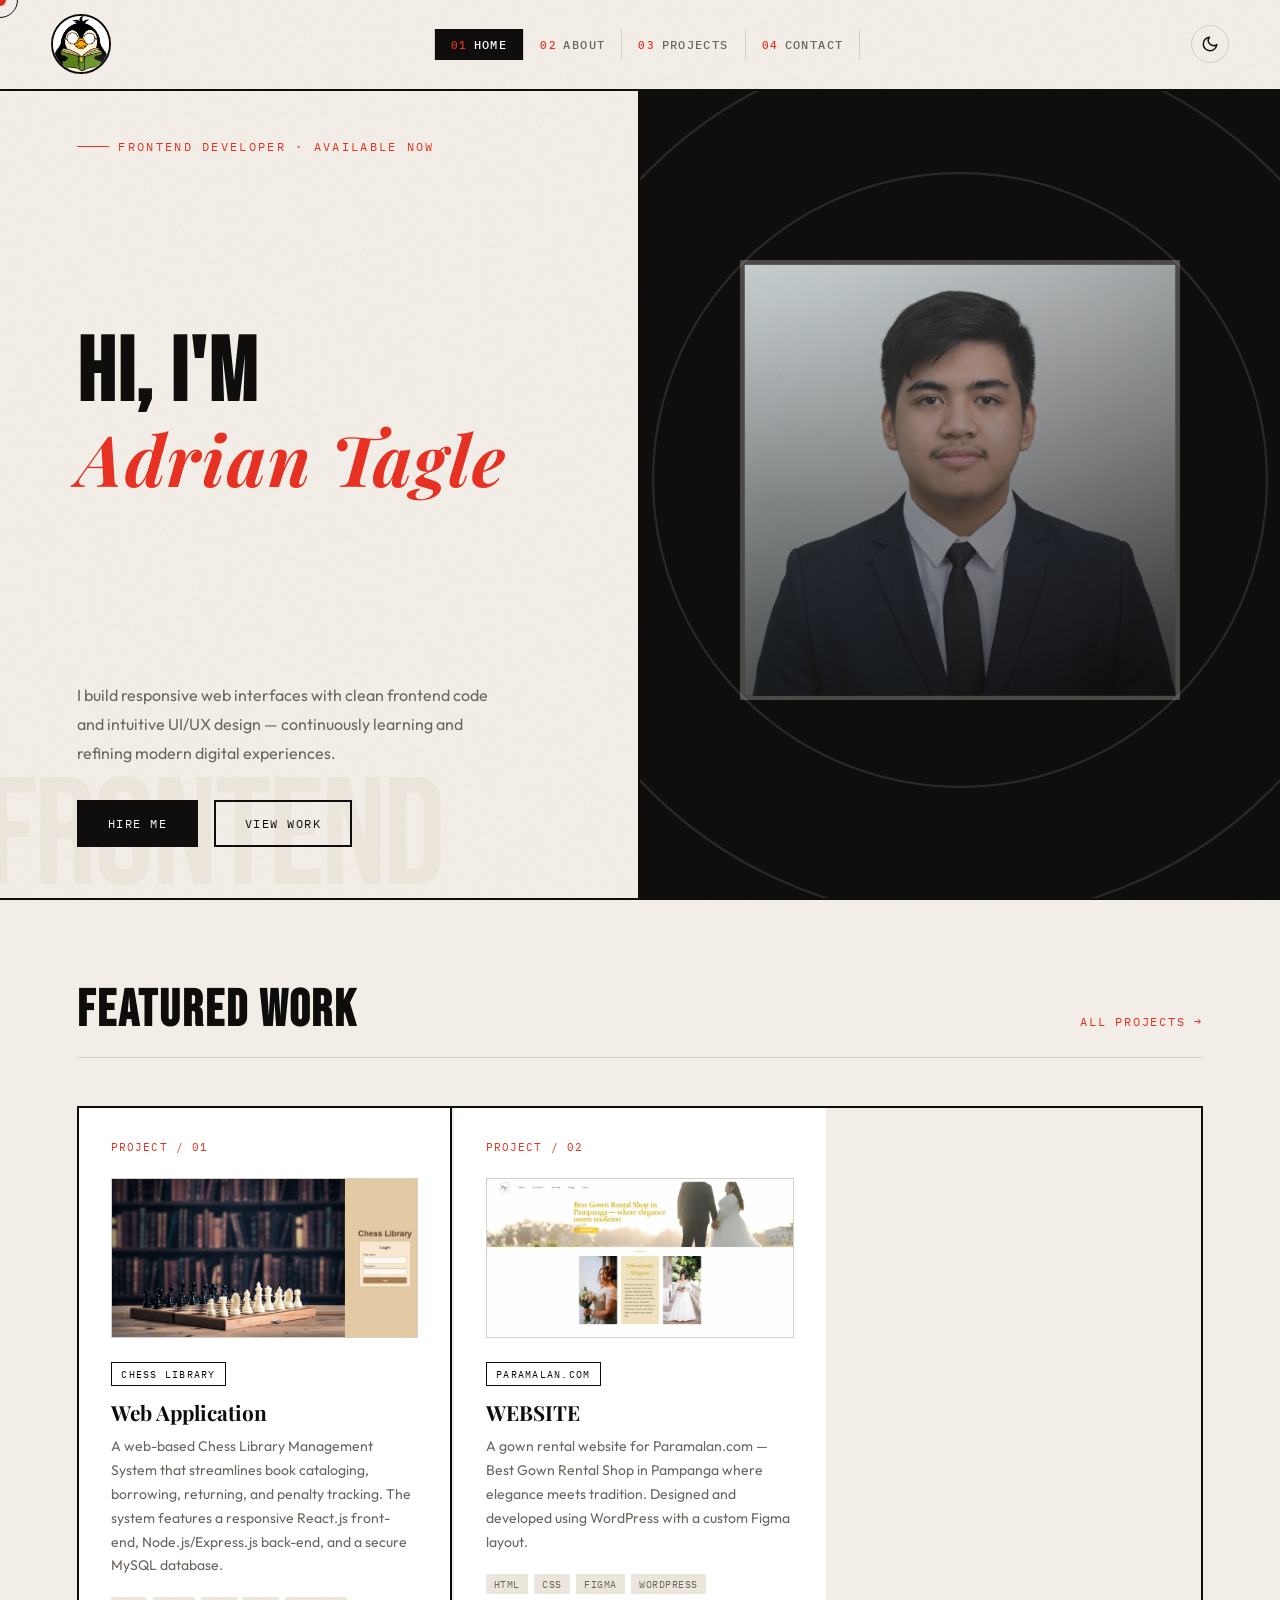
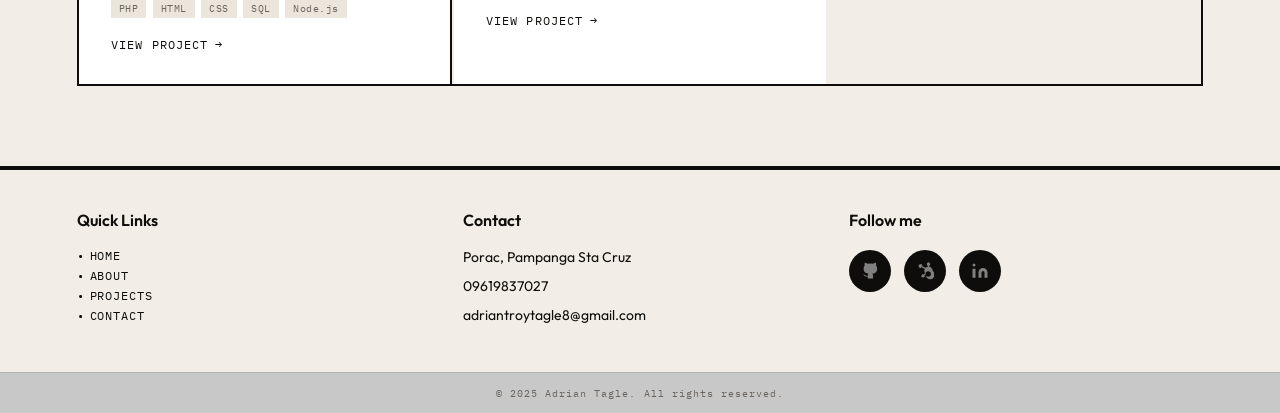
<file: index.html>
<!DOCTYPE html>
<html lang="en">
<head>
<meta charset="UTF-8"/>
<meta name="viewport" content="width=device-width, initial-scale=1.0"/>
<title>Adrian Tagle — Frontend Developer</title>
<link rel="icon" type="image/png" href="images/logo.png"/>
<link href="https://fonts.googleapis.com/css2?family=Playfair+Display:ital,wght@0,700;0,900;1,700&family=Bebas+Neue&family=IBM+Plex+Mono:wght@400;500&family=Outfit:wght@300;400;500;600&display=swap" rel="stylesheet"/>
<link rel="stylesheet" href="styles.css"/>
</head>
<body>

<div class="cursor" id="cursor"></div>
<div class="cursor-ring" id="cursorRing"></div>

<nav>
    <a href="index.html" class="nav-logo">
        <img src="images/logo.png" alt="Adrian Tagle Logo">
      </a>
  <button class="hamburger" onclick="toggleMenu()" aria-label="Menu">
    <span></span><span></span><span></span>
  </button>
  <ul class="nav-links" id="navLinks">
    <li><a href="index.html" class="active"><span class="nav-num">01</span>Home</a></li>
    <li><a href="about.html"><span class="nav-num">02</span>About</a></li>
    <li><a href="projects.html"><span class="nav-num">03</span>Projects</a></li>
    <li><a href="contact.html"><span class="nav-num">04</span>Contact</a></li>
  </ul>
  <button class="dark-toggle" onclick="toggleDark()" aria-label="Toggle Dark Mode">
    <svg id="icon-moon" width="18" height="18" viewBox="0 0 24 24" fill="none" stroke="currentColor" stroke-width="2" stroke-linecap="round" stroke-linejoin="round">
      <path d="M21 12.79A9 9 0 1 1 11.21 3 7 7 0 0 0 21 12.79z"/>
    </svg>
    <svg id="icon-sun" width="18" height="18" viewBox="0 0 24 24" fill="none" stroke="currentColor" stroke-width="2" stroke-linecap="round" stroke-linejoin="round" style="display:none;">
      <circle cx="12" cy="12" r="5"/><line x1="12" y1="1" x2="12" y2="3"/><line x1="12" y1="21" x2="12" y2="23"/>
      <line x1="4.22" y1="4.22" x2="5.64" y2="5.64"/><line x1="18.36" y1="18.36" x2="19.78" y2="19.78"/>
      <line x1="1" y1="12" x2="3" y2="12"/><line x1="21" y1="12" x2="23" y2="12"/>
      <line x1="4.22" y1="19.78" x2="5.64" y2="18.36"/><line x1="18.36" y1="5.64" x2="19.78" y2="4.22"/>
    </svg>
  </button>
</nav>

<main>
  <section class="hero">
    <div class="hero-left">
      <div class="hero-tag">Frontend Developer · Available Now</div>
      <div class="hero-name-block">
        <h1>Hi, I'm<br><em>Adrian Tagle</em></h1>
      </div>
      <div class="hero-bio-block">
        <p class="hero-bio">
            I build responsive web interfaces with clean frontend code and intuitive UI/UX design — continuously learning and refining modern digital experiences.
        </p>
        <div class="hero-cta">
          <a href="contact.html" class="btn btn-solid">Hire Me</a>
          <a href="projects.html" class="btn btn-ghost">View Work</a>
        </div>
      </div>
    </div>

    <div class="hero-right">
      <div class="hero-visual">
        <div class="geo-ring"></div>
        <div class="geo-ring"></div>
        <div class="geo-ring"></div>
        <div class="portrait-area">
            <div class="portrait-box">
                <img src="images/formal.png" alt="Adrian Tagle" class="portrait-img">
            </div>
          </div>
      </div>
    </div>
  </section>

  <section class="featured-strip">
    <div class="strip-header">
      <h2>FEATURED WORK</h2>
      <a href="projects.html">All Projects →</a>
    </div>
    <div class="projects-row">
        <div class="proj-card reveal">
          <span class="proj-num">PROJECT / 01</span>
          <div class="proj-thumb">
            <img src="images/chesslibrary.jpg" alt="Chess Library" style="width:100%;height:100%;object-fit:cover;object-position:center top;"/>
          </div>
          <span class="proj-tag">CHESS LIBRARY</span>
          <h3 class="proj-title">Web Application</h3>
          <p class="proj-desc">A web-based Chess Library Management System that streamlines book cataloging, borrowing, returning, and penalty tracking. The system features a responsive React.js front-end, Node.js/Express.js back-end, and a secure MySQL database.</p>
          <div class="proj-stack">
            <span>PHP</span><span>HTML</span><span>CSS</span><span>SQL</span><span>Node.js</span>
          </div>
          <a href="projects.html" class="proj-link">View Project</a>
        </div>
      
        <div class="proj-card reveal">
          <span class="proj-num">PROJECT / 02</span>
          <div class="proj-thumb">
            <img src="images/paramalan.webp" alt="Paramalan.com" style="width:100%;height:100%;object-fit:cover;object-position:center top;"/>
          </div>
          <span class="proj-tag">Paramalan.com</span>
          <h3 class="proj-title">WEBSITE</h3>
          <p class="proj-desc">A gown rental website for Paramalan.com — Best Gown Rental Shop in Pampanga where elegance meets tradition. Designed and developed using WordPress with a custom Figma layout.</p>
          <div class="proj-stack">
            <span>HTML</span><span>CSS</span><span>FIGMA</span><span>WORDPRESS</span>
          </div>
          <a href="projects.html" class="proj-link">View Project</a>
        </div>
      </div>
  </section>
</main>
<footer class="site-footer">
  <div class="footer-col">
    <h4>Quick Links</h4>
    <ul>
      <li><a href="index.html">Home</a></li>
      <li><a href="about.html">About</a></li>
      <li><a href="projects.html">Projects</a></li>
      <li><a href="contact.html">Contact</a></li>
    </ul>
  </div>
  <div class="footer-col footer-contact">
    <h4>Contact</h4>
    <p>Porac, Pampanga Sta Cruz</p>
    <p>09619837027</p>
    <p>adriantroytagle8@gmail.com</p>
  </div>
  <div class="footer-col">
    <h4>Follow me</h4>
    <div class="footer-social">
        <a href="https://github.com/shadsafegaf" aria-label="GitHub">
            <svg width="18" height="18" viewBox="0 0 24 24" fill="grey">
              <path d="M9 19c-5 1.5-5-2.5-7-3m14 6v-3.87a3.37 3.37 0 0 0-.94-2.61c3.14-.35 6.44-1.54 6.44-7A5.44 5.44 0 0 0 20 4.77 5.07 5.07 0 0 0 19.91 1S18.73.65 16 2.48a13.38 13.38 0 0 0-7 0C6.27.65 5.09 1 5.09 1A5.07 5.07 0 0 0 5 4.77a5.44 5.44 0 0 0-1.5 3.78c0 5.42 3.3 6.61 6.44 7A3.37 3.37 0 0 0 9 18.13V22"/>
            </svg>
          </a>
          <a href="https://app-na2.hubspot.com/academy-profile/member/82779168" aria-label="HubSpot">
            <svg width="18" height="18" viewBox="0 0 24 24" fill="grey">
              <path d="M22.21 12.04a5.93 5.93 0 0 0-4.5-5.75V4.56a2.1 2.1 0 1 0-2.1 0v1.73a5.94 5.94 0 0 0-2.93 1.52L8.4 5.65a2.42 2.42 0 1 0-.87 1.51l4.16 2.1a5.9 5.9 0 0 0-.56 2.48 5.94 5.94 0 0 0 .88 3.13l-1.73 1.73a2.1 2.1 0 1 0 1.06 1.06l1.8-1.8a5.93 5.93 0 1 0 9.07-3.82zm-5.94 7.5a3.57 3.57 0 1 1 0-7.14 3.57 3.57 0 0 1 0 7.14z"/>
            </svg>
          </a>
          <a href="https://www.linkedin.com/in/adrian-tagle-5093a529a/" aria-label="LinkedIn">
              <svg width="18" height="18" viewBox="0 0 24 24" fill="grey"><path d="M16 8a6 6 0 0 1 6 6v7h-4v-7a2 2 0 0 0-2-2 2 2 0 0 0-2 2v7h-4v-7a6 6 0 0 1 6-6z"/><rect x="2" y="9" width="4" height="12"/><circle cx="4" cy="4" r="2"/></svg>
            </a>
    </div>
  </div>
</footer>
<div class="footer-bottom">© 2025 Adrian Tagle. All rights reserved.</div>

<script src="main.js"></script>
</body>
</html>
</file>
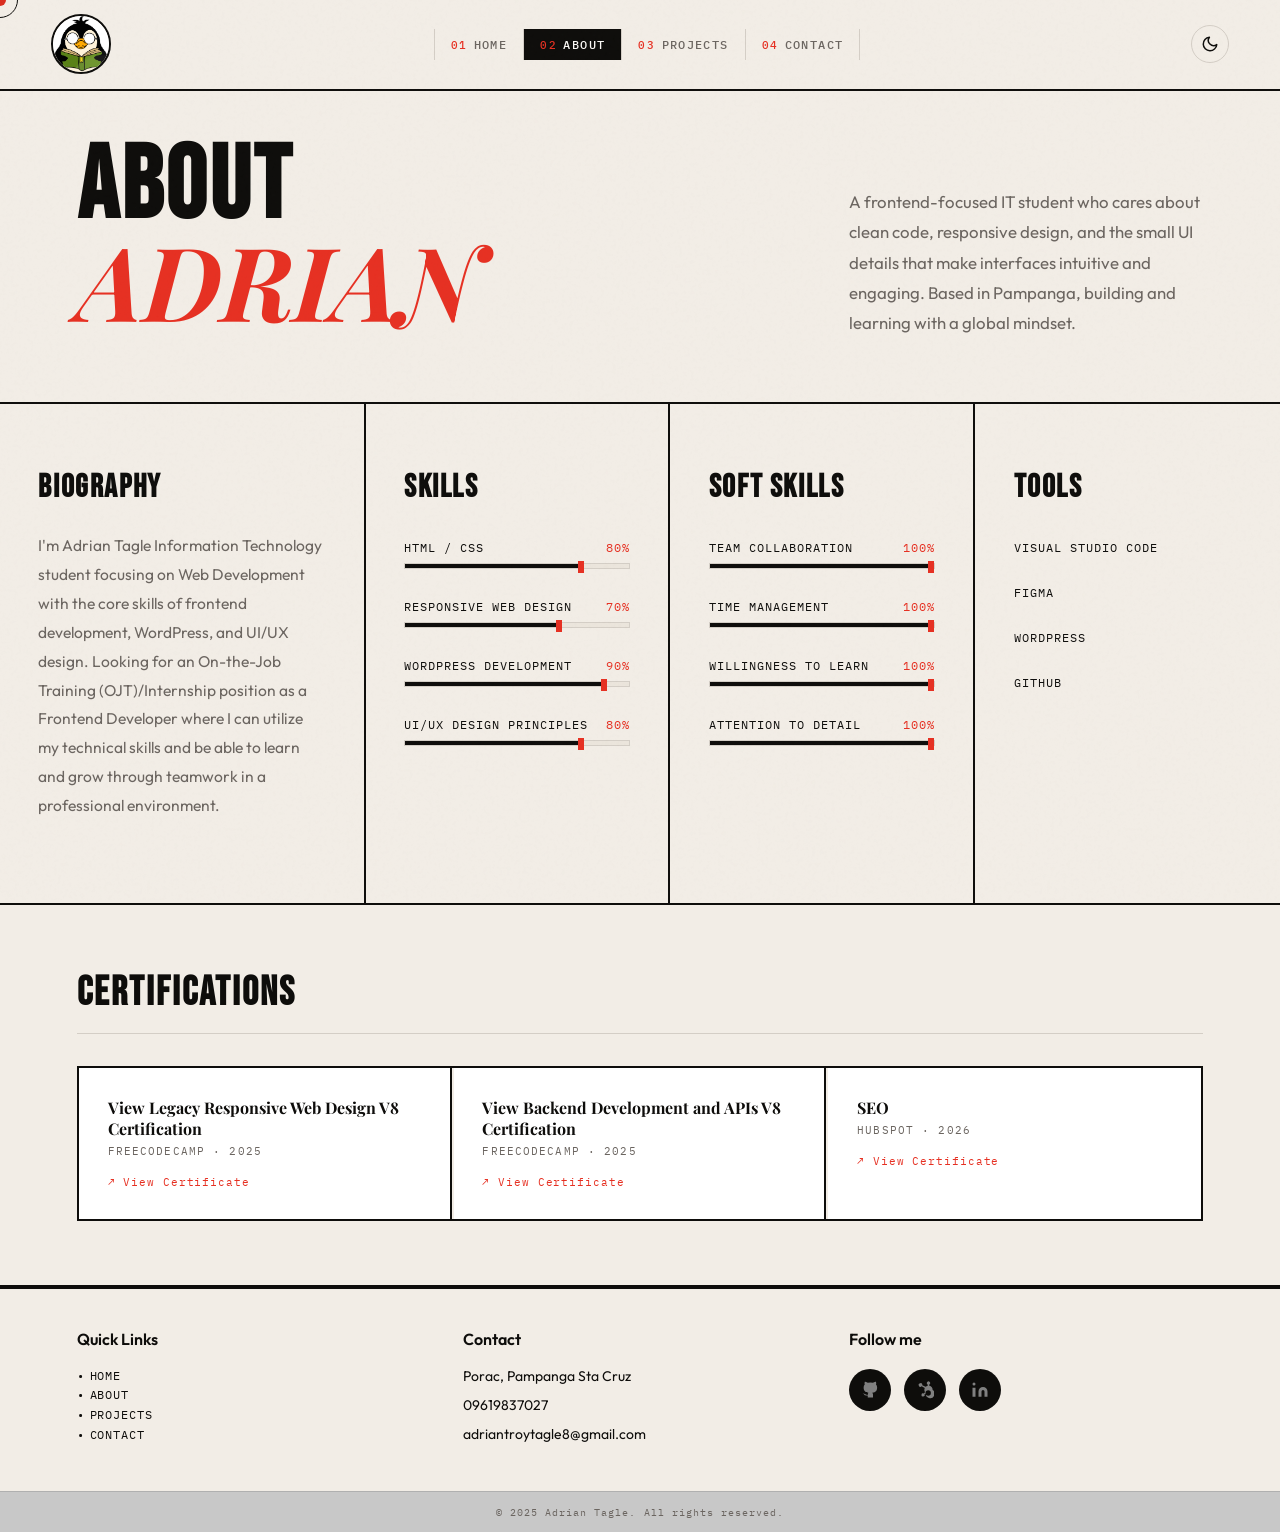
<file: about.html>
<!DOCTYPE html>
<html lang="en">
<head>
<meta charset="UTF-8"/>
<meta name="viewport" content="width=device-width, initial-scale=1.0"/>
<title>Adrian Tagle — Frontend Developer</title>
<link rel="icon" type="image/png" href="images/logo.png"/>
<link href="https://fonts.googleapis.com/css2?family=Playfair+Display:ital,wght@0,700;0,900;1,700&family=Bebas+Neue&family=IBM+Plex+Mono:wght@400;500&family=Outfit:wght@300;400;500;600&display=swap" rel="stylesheet"/>
<link rel="stylesheet" href="styles.css"/>
</head>
<body>

<div class="cursor" id="cursor"></div>
<div class="cursor-ring" id="cursorRing"></div>

<nav>
    <a href="index.html" class="nav-logo">
        <img src="images/logo.png" alt="Adrian Tagle Logo">
      </a>
  <button class="hamburger" onclick="toggleMenu()" aria-label="Menu">
    <span></span><span></span><span></span>
  </button>
  <ul class="nav-links" id="navLinks">
    <li><a href="index.html"><span class="nav-num">01</span>Home</a></li>
    <li><a href="about.html" class="active"><span class="nav-num">02</span>About</a></li>
    <li><a href="projects.html"><span class="nav-num">03</span>Projects</a></li>
    <li><a href="contact.html"><span class="nav-num">04</span>Contact</a></li>
  </ul>
  <button class="dark-toggle" onclick="toggleDark()" aria-label="Toggle Dark Mode">
    <svg id="icon-moon" width="18" height="18" viewBox="0 0 24 24" fill="none" stroke="currentColor" stroke-width="2" stroke-linecap="round" stroke-linejoin="round">
      <path d="M21 12.79A9 9 0 1 1 11.21 3 7 7 0 0 0 21 12.79z"/>
    </svg>
    <svg id="icon-sun" width="18" height="18" viewBox="0 0 24 24" fill="none" stroke="currentColor" stroke-width="2" stroke-linecap="round" stroke-linejoin="round" style="display:none;">
      <circle cx="12" cy="12" r="5"/><line x1="12" y1="1" x2="12" y2="3"/><line x1="12" y1="21" x2="12" y2="23"/>
      <line x1="4.22" y1="4.22" x2="5.64" y2="5.64"/><line x1="18.36" y1="18.36" x2="19.78" y2="19.78"/>
      <line x1="1" y1="12" x2="3" y2="12"/><line x1="21" y1="12" x2="23" y2="12"/>
      <line x1="4.22" y1="19.78" x2="5.64" y2="18.36"/><line x1="18.36" y1="5.64" x2="19.78" y2="4.22"/>
    </svg>
  </button>
</nav>

<main>
  <div class="about-hero">
    <div>
      <h1 class="about-heading">
        ABOUT<br>
        <span class="line2">ADRIAN</span>
      </h1>
    </div>
    <div>
      <p class="about-intro">
        A frontend-focused IT student who cares about clean code, responsive design, and the small UI details that make interfaces intuitive and engaging. Based in Pampanga, building and learning with a global mindset.
      </p>
    </div>
  </div>

  <div class="about-body">
    <div class="about-bio-col">
      <h3>BIOGRAPHY</h3>
      <p>I'm Adrian Tagle Information Technology student focusing on Web
        Development with the core skills of frontend development,
        WordPress, and UI/UX design. Looking for an On-the-Job
        Training (OJT)/Internship position as a Frontend Developer
        where I can utilize my technical skills and be able to learn
        and grow through teamwork in a professional environment.</p>
    </div>

    <div class="skills-col">
      <h3>SKILLS</h3>

      <div class="skill-item reveal">
        <div class="skill-header"><span>HTML / CSS</span><span class="skill-pct">80%</span></div>
        <div class="skill-bar"><div class="skill-fill" style="width:80%"></div></div>
      </div>
      <div class="skill-item reveal">
        <div class="skill-header"><span>Responsive Web Design</span><span class="skill-pct">70%</span></div>
        <div class="skill-bar"><div class="skill-fill" style="width:70%"></div></div>
      </div>
      <div class="skill-item reveal">
        <div class="skill-header"><span>WordPress Development</span><span class="skill-pct">90%</span></div>
        <div class="skill-bar"><div class="skill-fill" style="width:90%"></div></div>
      </div>
      <div class="skill-item reveal">
        <div class="skill-header"><span>UI/UX Design Principles</span><span class="skill-pct">80%</span></div>
        <div class="skill-bar"><div class="skill-fill" style="width:80%"></div></div>
      </div>
    </div>

    
    <div class="skills-col">
        <h3>SOFT SKILLS</h3>
  
        <div class="skill-item reveal">
          <div class="skill-header"><span>Team Collaboration</span><span class="skill-pct">100%</span></div>
          <div class="skill-bar"><div class="skill-fill" style="width:100%"></div></div>
        </div>
        <div class="skill-item reveal">
          <div class="skill-header"><span>Time Management</span><span class="skill-pct">100%</span></div>
          <div class="skill-bar"><div class="skill-fill" style="width:100%"></div></div>
        </div>
        <div class="skill-item reveal">
          <div class="skill-header"><span>Willingness to Learn</span><span class="skill-pct">100%</span></div>
          <div class="skill-bar"><div class="skill-fill" style="width:100%"></div></div>
        </div>
        <div class="skill-item reveal">
          <div class="skill-header"><span>Attention to Detail</span><span class="skill-pct">100%</span></div>
          <div class="skill-bar"><div class="skill-fill" style="width:100%"></div></div>
        </div>
      </div>

    <div class="skills-col">
        <h3>Tools</h3>
  
        <div class="skill-item reveal">
          <div class="skill-header"><span>Visual Studio Code</span></div>
        </div>
        <div class="skill-item reveal">
            <div class="skill-header"><span>Figma</span></div>
          </div>
        <div class="skill-item reveal">
          <div class="skill-header"><span>Wordpress</span></div>
        </div>
        <div class="skill-item reveal">
            <div class="skill-header"><span>GitHub</span></div>
          </div>
      </div>
  </div>

  <div class="certs-section">
    <h3>CERTIFICATIONS</h3>
    <div class="certs-grid">
      <div class="cert-card reveal">
        <p class="cert-name">View Legacy Responsive Web Design V8 Certification</p>
        <p class="cert-org">Freecodecamp · 2025</p>
        <a href="https://www.freecodecamp.org/certification/adrian_troy_f_tagle/responsive-web-design" class="cert-link">↗ View Certificate</a>
      </div>
      <div class="cert-card reveal">
        <p class="cert-name">View Backend Development and APIs V8 Certification</p>
        <p class="cert-org">Freecodecamp · 2025</p>
        <a href="https://www.freecodecamp.org/certification/adrian_troy_f_tagle/back-end-development-and-apis" class="cert-link">↗ View Certificate</a>
      </div>
      <div class="cert-card reveal">
        <p class="cert-name">SEO</p>
        <p class="cert-org">Hubspot · 2026</p>
        <a href="https://app-na2.hubspot.com/academy/achievements/nz9q29jk/en/1/adrian-tagle/seo" class="cert-link">↗ View Certificate</a>
      </div>
    </div>
  </div>
</main>
<footer class="site-footer">
    <div class="footer-col">
      <h4>Quick Links</h4>
      <ul>
        <li><a href="index.html">Home</a></li>
        <li><a href="about.html">About</a></li>
        <li><a href="projects.html">Projects</a></li>
        <li><a href="contact.html">Contact</a></li>
    </ul>
    </div>
    <div class="footer-col footer-contact">
        <h4>Contact</h4>
        <p>Porac, Pampanga Sta Cruz</p>
        <p>09619837027</p>
        <p>adriantroytagle8@gmail.com</p>
      </div>
    <div class="footer-col">
      <h4>Follow me</h4>
      <div class="footer-social">
        <a href="https://github.com/shadsafegaf" aria-label="GitHub">
            <svg width="18" height="18" viewBox="0 0 24 24" fill="grey">
              <path d="M9 19c-5 1.5-5-2.5-7-3m14 6v-3.87a3.37 3.37 0 0 0-.94-2.61c3.14-.35 6.44-1.54 6.44-7A5.44 5.44 0 0 0 20 4.77 5.07 5.07 0 0 0 19.91 1S18.73.65 16 2.48a13.38 13.38 0 0 0-7 0C6.27.65 5.09 1 5.09 1A5.07 5.07 0 0 0 5 4.77a5.44 5.44 0 0 0-1.5 3.78c0 5.42 3.3 6.61 6.44 7A3.37 3.37 0 0 0 9 18.13V22"/>
            </svg>
          </a>
          <a href="https://app-na2.hubspot.com/academy-profile/member/82779168" aria-label="HubSpot">
            <svg width="18" height="18" viewBox="0 0 24 24" fill="grey">
              <path d="M22.21 12.04a5.93 5.93 0 0 0-4.5-5.75V4.56a2.1 2.1 0 1 0-2.1 0v1.73a5.94 5.94 0 0 0-2.93 1.52L8.4 5.65a2.42 2.42 0 1 0-.87 1.51l4.16 2.1a5.9 5.9 0 0 0-.56 2.48 5.94 5.94 0 0 0 .88 3.13l-1.73 1.73a2.1 2.1 0 1 0 1.06 1.06l1.8-1.8a5.93 5.93 0 1 0 9.07-3.82zm-5.94 7.5a3.57 3.57 0 1 1 0-7.14 3.57 3.57 0 0 1 0 7.14z"/>
            </svg>
          </a>
          <a href="https://www.linkedin.com/in/adrian-tagle-5093a529a/" aria-label="LinkedIn">
              <svg width="18" height="18" viewBox="0 0 24 24" fill="grey"><path d="M16 8a6 6 0 0 1 6 6v7h-4v-7a2 2 0 0 0-2-2 2 2 0 0 0-2 2v7h-4v-7a6 6 0 0 1 6-6z"/><rect x="2" y="9" width="4" height="12"/><circle cx="4" cy="4" r="2"/></svg>
            </a>
      </div>
    </div>
  </footer>
  <div class="footer-bottom">© 2025 Adrian Tagle. All rights reserved.</div>
<script src="main.js"></script>
</body>
</html>
</file>
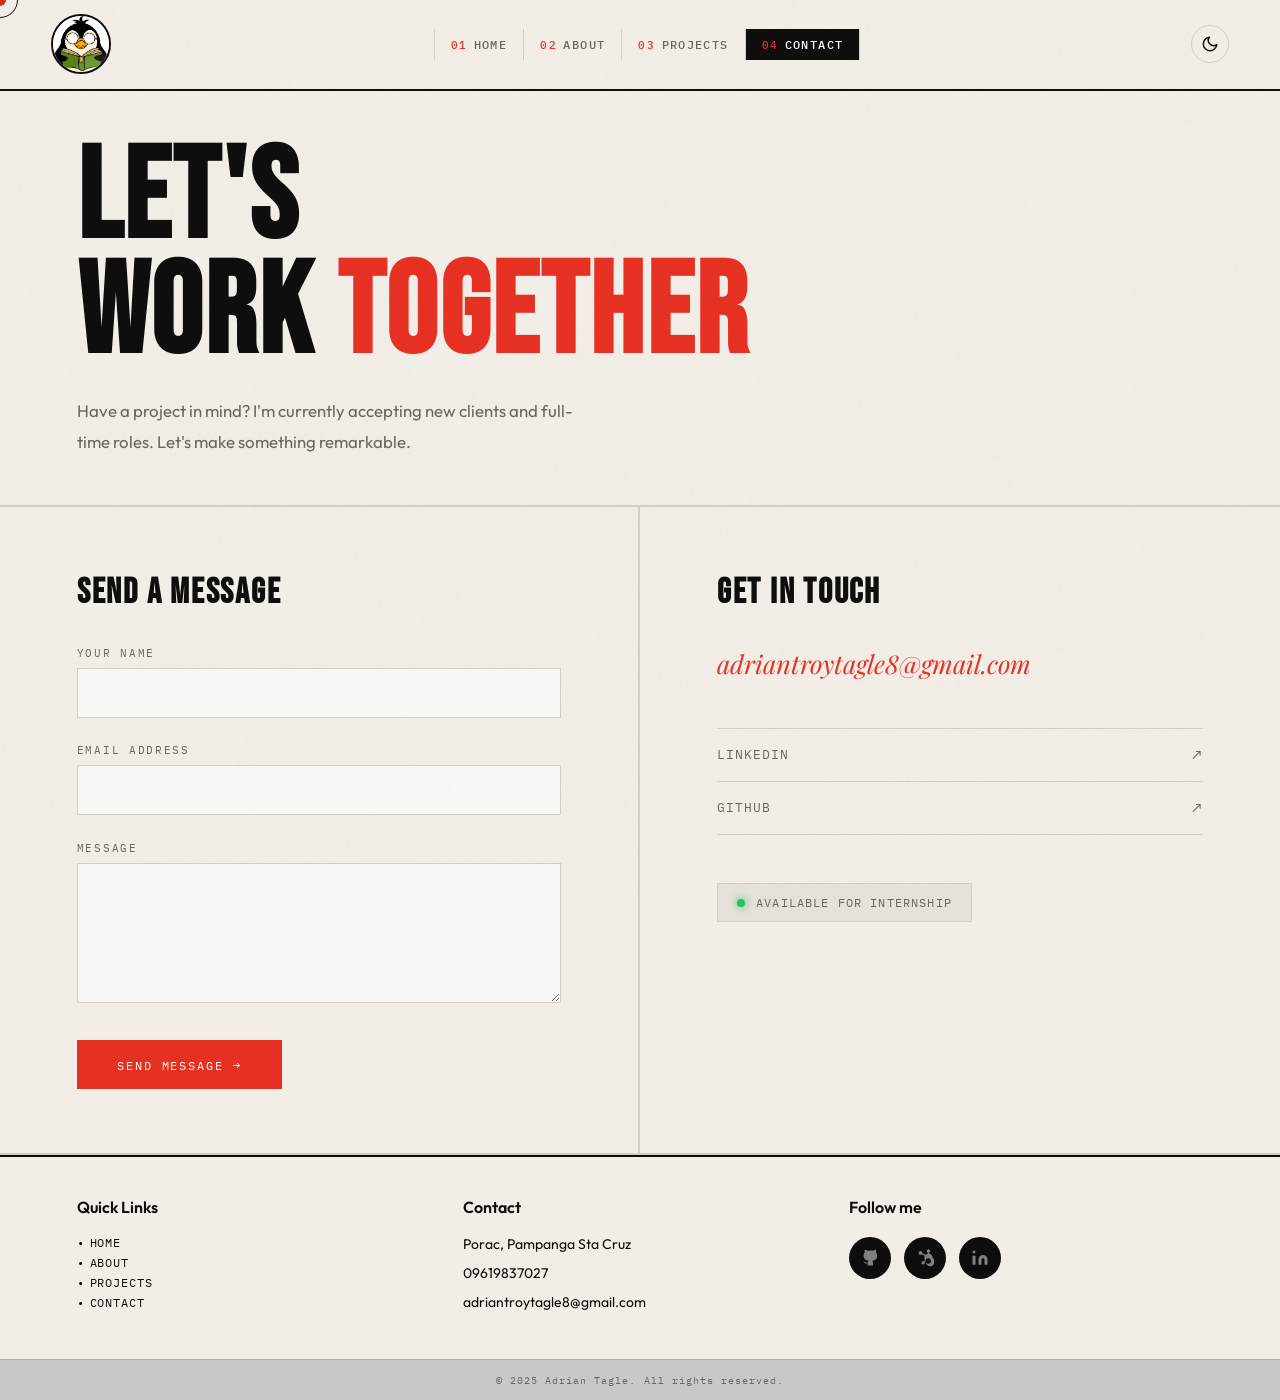
<file: contact.html>
<!DOCTYPE html>
<html lang="en">
<head>
<meta charset="UTF-8"/>
<meta name="viewport" content="width=device-width, initial-scale=1.0"/>
<title>Adrian Tagle — Frontend Developer</title>
<link rel="icon" type="image/png" href="images/logo.png"/>
<link href="https://fonts.googleapis.com/css2?family=Playfair+Display:ital,wght@0,700;0,900;1,700&family=Bebas+Neue&family=IBM+Plex+Mono:wght@400;500&family=Outfit:wght@300;400;500;600&display=swap" rel="stylesheet"/>
<link rel="stylesheet" href="styles.css"/>
</head>
<body class="contact-page">

<div class="cursor" id="cursor"></div>
<div class="cursor-ring" id="cursorRing"></div>

<nav>
    <a href="index.html" class="nav-logo">
        <img src="images/logo.png" alt="Adrian Tagle Logo">
      </a>
  <button class="hamburger" onclick="toggleMenu()" aria-label="Menu">
    <span></span><span></span><span></span>
  </button>
  <ul class="nav-links" id="navLinks">
    <li><a href="index.html"><span class="nav-num">01</span>Home</a></li>
    <li><a href="about.html"><span class="nav-num">02</span>About</a></li>
    <li><a href="projects.html"><span class="nav-num">03</span>Projects</a></li>
    <li><a href="contact.html" class="active"><span class="nav-num">04</span>Contact</a></li>
  </ul>
  <button class="dark-toggle" onclick="toggleDark()" aria-label="Toggle Dark Mode">
    <svg id="icon-moon" width="18" height="18" viewBox="0 0 24 24" fill="none" stroke="currentColor" stroke-width="2" stroke-linecap="round" stroke-linejoin="round">
      <path d="M21 12.79A9 9 0 1 1 11.21 3 7 7 0 0 0 21 12.79z"/>
    </svg>
    <svg id="icon-sun" width="18" height="18" viewBox="0 0 24 24" fill="none" stroke="currentColor" stroke-width="2" stroke-linecap="round" stroke-linejoin="round" style="display:none;">
      <circle cx="12" cy="12" r="5"/><line x1="12" y1="1" x2="12" y2="3"/><line x1="12" y1="21" x2="12" y2="23"/>
      <line x1="4.22" y1="4.22" x2="5.64" y2="5.64"/><line x1="18.36" y1="18.36" x2="19.78" y2="19.78"/>
      <line x1="1" y1="12" x2="3" y2="12"/><line x1="21" y1="12" x2="23" y2="12"/>
      <line x1="4.22" y1="19.78" x2="5.64" y2="18.36"/><line x1="18.36" y1="5.64" x2="19.78" y2="4.22"/>
    </svg>
  </button>
</nav>

<main>
  <div class="contact-hero">
    <h1>LET'S<br>WORK <span class="red">TOGETHER</span></h1>
    <p>Have a project in mind? I'm currently accepting new clients and full-time roles. Let's make something remarkable.</p>
  </div>

  <div class="contact-body">
    <div class="contact-form-col">
      <h3>SEND A MESSAGE</h3>
      <form id="contactForm" action="https://formspree.io/f/xvzbwlov" method="POST">

        <input type="text" name="_gotcha" style="display:none">
      
        <div class="form-group">
          <label>Your Name</label>
          <input type="text" name="name" required>
        </div>
      
        <div class="form-group">
          <label>Email Address</label>
          <input type="email" name="email" required>
        </div>
      
        <div class="form-group">
          <label>Message</label>
          <textarea name="message" required></textarea>
        </div>
      
        <button type="submit" class="btn-submit">
          Send Message →
        </button>
      
        <p id="formStatus" class="form-status"></p>
      
      </form>
    </div>

    <div class="contact-info-col">
      <h3>GET IN TOUCH</h3>
      <a href="mailto:adriantroytagle8@gmail.com" class="contact-email">adriantroytagle8@gmail.com</a>

      <ul class="social-list">
        <li>
          <a href="https://www.linkedin.com/in/adrian-tagle-5093a529a/">
            <span>LinkedIn</span>
            <span class="social-arrow">↗</span>
          </a>
        </li>
        <li>
          <a href="https://github.com/shadsafegaf">
            <span>GitHub</span>
            <span class="social-arrow">↗</span>
          </a>
      </ul>

      <div class="avail-badge">
        <span class="avail-dot"></span>
        <span class="avail-text">Available for Internship</span>
      </div>
    </div>
  </div>
</main>
<footer class="site-footer">
    <div class="footer-col">
      <h4>Quick Links</h4>
      <ul>
        <li><a href="index.html">Home</a></li>
        <li><a href="about.html">About</a></li>
        <li><a href="projects.html">Projects</a></li>
        <li><a href="contact.html">Contact</a></li>
    </ul>
    </div>
    <div class="footer-col footer-contact">
      <h4>Contact</h4>
      <p>Porac, Pampanga Sta Cruz</p>
      <p>09619837027</p>
      <p>adriantroytagle8@gmail.com</p>
    </div>
    <div class="footer-col">
      <h4>Follow me</h4>
      <div class="footer-social">
        <a href="https://github.com/shadsafegaf" aria-label="GitHub">
            <svg width="18" height="18" viewBox="0 0 24 24" fill="grey">
              <path d="M9 19c-5 1.5-5-2.5-7-3m14 6v-3.87a3.37 3.37 0 0 0-.94-2.61c3.14-.35 6.44-1.54 6.44-7A5.44 5.44 0 0 0 20 4.77 5.07 5.07 0 0 0 19.91 1S18.73.65 16 2.48a13.38 13.38 0 0 0-7 0C6.27.65 5.09 1 5.09 1A5.07 5.07 0 0 0 5 4.77a5.44 5.44 0 0 0-1.5 3.78c0 5.42 3.3 6.61 6.44 7A3.37 3.37 0 0 0 9 18.13V22"/>
            </svg>
          </a>
          <a href="https://app-na2.hubspot.com/academy-profile/member/82779168" aria-label="HubSpot">
            <svg width="18" height="18" viewBox="0 0 24 24" fill="grey">
              <path d="M22.21 12.04a5.93 5.93 0 0 0-4.5-5.75V4.56a2.1 2.1 0 1 0-2.1 0v1.73a5.94 5.94 0 0 0-2.93 1.52L8.4 5.65a2.42 2.42 0 1 0-.87 1.51l4.16 2.1a5.9 5.9 0 0 0-.56 2.48 5.94 5.94 0 0 0 .88 3.13l-1.73 1.73a2.1 2.1 0 1 0 1.06 1.06l1.8-1.8a5.93 5.93 0 1 0 9.07-3.82zm-5.94 7.5a3.57 3.57 0 1 1 0-7.14 3.57 3.57 0 0 1 0 7.14z"/>
            </svg>
          </a>
          <a href="https://www.linkedin.com/in/adrian-tagle-5093a529a/" aria-label="LinkedIn">
              <svg width="18" height="18" viewBox="0 0 24 24" fill="grey"><path d="M16 8a6 6 0 0 1 6 6v7h-4v-7a2 2 0 0 0-2-2 2 2 0 0 0-2 2v7h-4v-7a6 6 0 0 1 6-6z"/><rect x="2" y="9" width="4" height="12"/><circle cx="4" cy="4" r="2"/></svg>
            </a>
      </div>
    </div>
  </footer>
  <div class="footer-bottom">© 2025 Adrian Tagle. All rights reserved.</div>
<script src="main.js"></script>
</body>
</html>
</file>
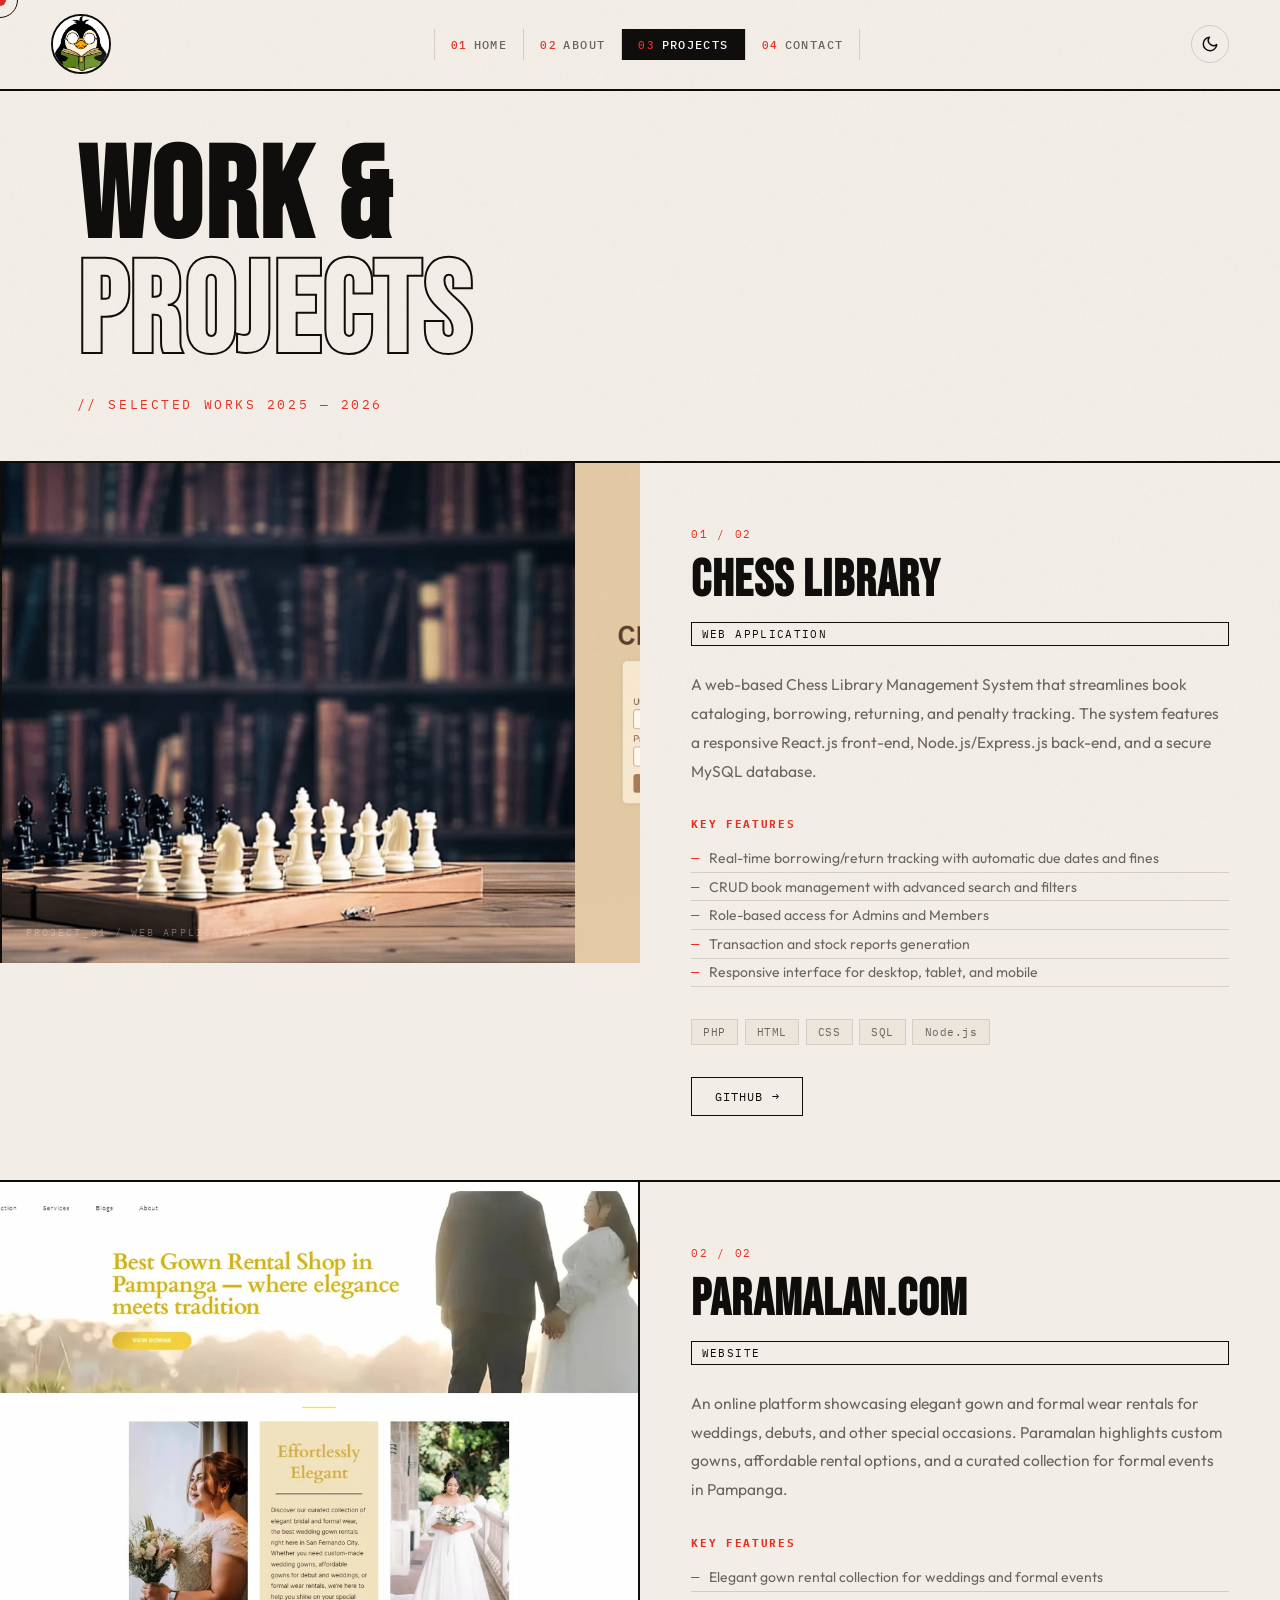
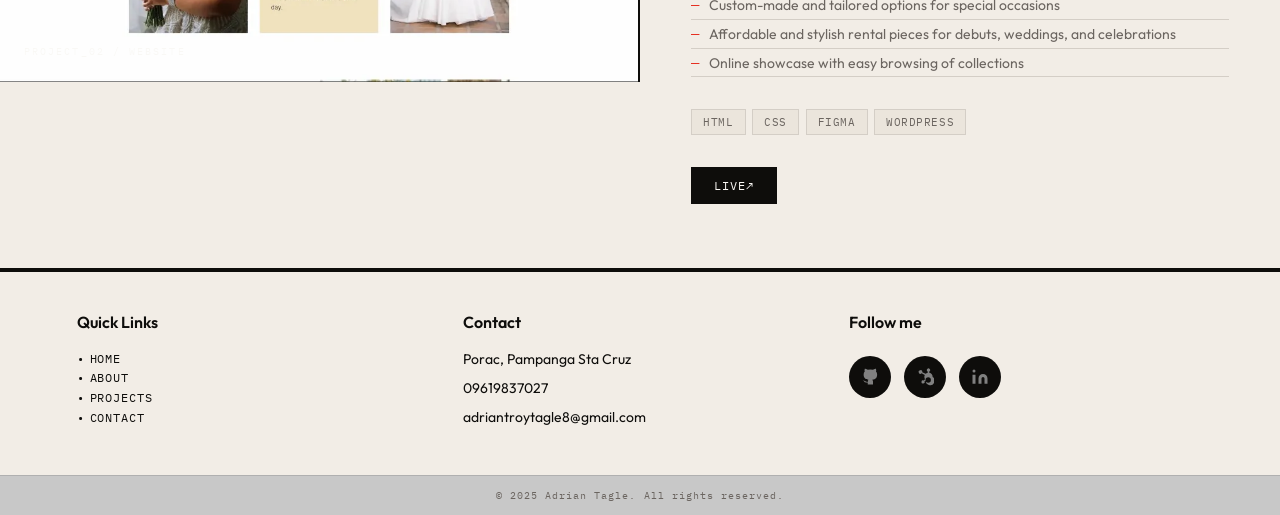
<file: projects.html>
<!DOCTYPE html>
<html lang="en">
<head>
<meta charset="UTF-8"/>
<meta name="viewport" content="width=device-width, initial-scale=1.0"/>
<title>Adrian Tagle — Frontend Developer</title>
<link rel="icon" type="image/png" href="images/logo.png"/>
<link href="https://fonts.googleapis.com/css2?family=Playfair+Display:ital,wght@0,700;0,900;1,700&family=Bebas+Neue&family=IBM+Plex+Mono:wght@400;500&family=Outfit:wght@300;400;500;600&display=swap" rel="stylesheet"/>
<link rel="stylesheet" href="styles.css"/>
</head>
<body>

<div class="cursor" id="cursor"></div>
<div class="cursor-ring" id="cursorRing"></div>

<nav>
    <a href="index.html" class="nav-logo">
        <img src="images/logo.png" alt="Adrian Tagle Logo">
      </a>
  <button class="hamburger" onclick="toggleMenu()" aria-label="Menu">
    <span></span><span></span><span></span>
  </button>
  <ul class="nav-links" id="navLinks">
    <li><a href="index.html"><span class="nav-num">01</span>Home</a></li>
    <li><a href="about.html"><span class="nav-num">02</span>About</a></li>
    <li><a href="projects.html" class="active"><span class="nav-num">03</span>Projects</a></li>
    <li><a href="contact.html"><span class="nav-num">04</span>Contact</a></li>
  </ul>
  <button class="dark-toggle" onclick="toggleDark()" aria-label="Toggle Dark Mode">
    <svg id="icon-moon" width="18" height="18" viewBox="0 0 24 24" fill="none" stroke="currentColor" stroke-width="2" stroke-linecap="round" stroke-linejoin="round">
      <path d="M21 12.79A9 9 0 1 1 11.21 3 7 7 0 0 0 21 12.79z"/>
    </svg>
    <svg id="icon-sun" width="18" height="18" viewBox="0 0 24 24" fill="none" stroke="currentColor" stroke-width="2" stroke-linecap="round" stroke-linejoin="round" style="display:none;">
      <circle cx="12" cy="12" r="5"/><line x1="12" y1="1" x2="12" y2="3"/><line x1="12" y1="21" x2="12" y2="23"/>
      <line x1="4.22" y1="4.22" x2="5.64" y2="5.64"/><line x1="18.36" y1="18.36" x2="19.78" y2="19.78"/>
      <line x1="1" y1="12" x2="3" y2="12"/><line x1="21" y1="12" x2="23" y2="12"/>
      <line x1="4.22" y1="19.78" x2="5.64" y2="18.36"/><line x1="18.36" y1="5.64" x2="19.78" y2="4.22"/>
    </svg>
  </button>
</nav>

<main>
  <div class="projects-hero">
    <h1>WORK &<br><span class="outline">PROJECTS</span></h1>
    <p class="projects-hero-sub">// Selected works 2025 — 2026</p>
  </div>

  <!-- Project 1 -->
  <div class="project-full">
    <div class="pf-visual" style="padding:0; overflow:hidden;">
      <img 
        src="images/chesslibrary.jpg" 
        alt="chesslibrary screenshot"
        style="
          width:100%;
          height:100%;
          object-fit:cover;
          object-position:center top;
          display:block;
        "
      />
      <span class="vis-label">PROJECT_01 / Web Application</span>
    </div>
    <div class="pf-info">
      <span class="pf-num">01 / 02</span>
      <h2 class="pf-title">CHESS LIBRARY<br></h2>
      <span class="pf-type">Web Application</span>
      <p class="pf-desc">A web-based Chess Library Management System that streamlines book cataloging, borrowing, returning, and penalty tracking. The system features a responsive React.js front-end, Node.js/Express.js back-end, and a secure MySQL database.</p>
      <div class="pf-features">
        <h4>Key Features</h4>
        <ul>
          <li>Real-time borrowing/return tracking with automatic due dates and fines</li>
          <li>CRUD book management with advanced search and filters</li>
          <li>Role-based access for Admins and Members</li>
          <li>Transaction and stock reports generation</li>
          <li>Responsive interface for desktop, tablet, and mobile</li>
        </ul>
      </div>
      <div class="pf-stack">
        <span>PHP</span><span>HTML</span><span>CSS</span><span>SQL</span><span>Node.js</span>
      </div>
      <div class="pf-links">
        <a href="https://github.com/shadsafegaf/CHESS-LIBRARY.git" class="pf-link-gh">GitHub →</a>
      </div>
    </div>
  </div>

  <!-- Project 2 -->
  <div class="project-full">
    <div class="pf-visual" style="padding:0; overflow:hidden;">
      <img 
        src="images/paramalan.webp" 
        alt="Paramalan.com website screenshot"
        style="
          width:100%;
          height:100%;
          object-fit:cover;
          object-position:center top;
          display:block;
        "
      />
      <span class="vis-label">PROJECT_02 / WEBSITE</span>
    </div>
    <div class="pf-info">
      <span class="pf-num">02 / 02</span>
      <h2 class="pf-title">Paramalan.COM<br></h2>
      <span class="pf-type">Website</span>
      <p class="pf-desc">An online platform showcasing elegant gown and formal wear rentals for weddings, debuts, and other special occasions. Paramalan highlights custom gowns, affordable rental options, and a curated collection for formal events in Pampanga.</p>
      <div class="pf-features">
        <h4>Key Features</h4>
        <ul>
          <li>Elegant gown rental collection for weddings and formal events</li>
          <li>Custom-made and tailored options for special occasions</li>
          <li>Affordable and stylish rental pieces for debuts, weddings, and celebrations</li>
          <li>Online showcase with easy browsing of collections</li>
        </ul>
      </div>
      <div class="pf-stack">
        <span>HTML</span><span>CSS</span><span>FIGMA</span><span>WORDPRESS</span>
      </div>
      <div class="pf-links">
        <a href="https://paramalan.com/" class="pf-link-demo">Live↗</a>
      </div>
    </div>
   </div>
</main>
<footer class="site-footer">
    <div class="footer-col">
      <h4>Quick Links</h4>
      <ul>
        <li><a href="index.html">Home</a></li>
        <li><a href="about.html">About</a></li>
        <li><a href="projects.html">Projects</a></li>
        <li><a href="contact.html">Contact</a></li>
    </ul>
    </div>
    <div class="footer-col footer-contact">
        <h4>Contact</h4>
        <p>Porac, Pampanga Sta Cruz</p>
        <p>09619837027</p>
        <p>adriantroytagle8@gmail.com</p>
      </div>
    <div class="footer-col">
      <h4>Follow me</h4>
      <div class="footer-social">
        <div class="footer-social">
            <a href="https://github.com/shadsafegaf" aria-label="GitHub">
              <svg width="18" height="18" viewBox="0 0 24 24" fill="grey">
                <path d="M9 19c-5 1.5-5-2.5-7-3m14 6v-3.87a3.37 3.37 0 0 0-.94-2.61c3.14-.35 6.44-1.54 6.44-7A5.44 5.44 0 0 0 20 4.77 5.07 5.07 0 0 0 19.91 1S18.73.65 16 2.48a13.38 13.38 0 0 0-7 0C6.27.65 5.09 1 5.09 1A5.07 5.07 0 0 0 5 4.77a5.44 5.44 0 0 0-1.5 3.78c0 5.42 3.3 6.61 6.44 7A3.37 3.37 0 0 0 9 18.13V22"/>
              </svg>
            </a>
            <a href="https://app-na2.hubspot.com/academy-profile/member/82779168" aria-label="HubSpot">
              <svg width="18" height="18" viewBox="0 0 24 24" fill="grey">
                <path d="M22.21 12.04a5.93 5.93 0 0 0-4.5-5.75V4.56a2.1 2.1 0 1 0-2.1 0v1.73a5.94 5.94 0 0 0-2.93 1.52L8.4 5.65a2.42 2.42 0 1 0-.87 1.51l4.16 2.1a5.9 5.9 0 0 0-.56 2.48 5.94 5.94 0 0 0 .88 3.13l-1.73 1.73a2.1 2.1 0 1 0 1.06 1.06l1.8-1.8a5.93 5.93 0 1 0 9.07-3.82zm-5.94 7.5a3.57 3.57 0 1 1 0-7.14 3.57 3.57 0 0 1 0 7.14z"/>
              </svg>
            </a>
            <a href="https://www.linkedin.com/in/adrian-tagle-5093a529a/" aria-label="LinkedIn">
                <svg width="18" height="18" viewBox="0 0 24 24" fill="grey"><path d="M16 8a6 6 0 0 1 6 6v7h-4v-7a2 2 0 0 0-2-2 2 2 0 0 0-2 2v7h-4v-7a6 6 0 0 1 6-6z"/><rect x="2" y="9" width="4" height="12"/><circle cx="4" cy="4" r="2"/></svg>
              </a>
          </div>
       </div>
    </div>
  </footer>
  <div class="footer-bottom">© 2025 Adrian Tagle. All rights reserved.</div>
<script src="main.js"></script>
</body>
</html>
</file>
<file: styles.css>
*,*::before,*::after{margin:0;padding:0;box-sizing:border-box;}
:root{
  --cream:#f2ede6;
  --cream2:#ebe5dc;
  --ink:#0e0d0b;
  --red:#e63022;
  --red2:#c4220f;
  --gold:#c9a84c;
  --muted:#6b6560;
  --white:#faf8f5;
  --border:#d4cec6;
  --card:#ffffff;
  --mono:'IBM Plex Mono',monospace;
  --display:'Bebas Neue',cursive;
  --serif:'Playfair Display',serif;
  --body:'Outfit',sans-serif;
}
html{scroll-behavior:smooth;cursor:none;}
body{
  font-family:var(--body);
  background:var(--cream);
  color:var(--ink);
  overflow-x:hidden;
  min-height:100vh;
}

.portrait-img{
  width:100%;height:100%;
  object-fit:cover;object-position:center top;
}
.hero-right{display:flex;justify-content:center;align-items:center;}
.hero-visual{transform:scale(2.2);}

/* ── Custom Cursor ── */
.cursor{
  position:fixed;width:12px;height:12px;
  background:var(--red);border-radius:50%;
  pointer-events:none;z-index:9999;
  transform:translate(-50%,-50%);
  transition:transform .1s,width .2s,height .2s,background .2s;
  mix-blend-mode:multiply;
}
.cursor-ring{
  position:fixed;width:36px;height:36px;
  border:1.5px solid var(--ink);border-radius:50%;
  pointer-events:none;z-index:9998;
  transform:translate(-50%,-50%);
  transition:transform .15s ease,width .3s,height .3s;
}
body:hover .cursor{opacity:1;}

/* ── Dark Mode Toggle Button ── */
.dark-toggle{
  background:none;
  border:1.5px solid var(--border);
  color:var(--ink);
  width:38px;height:38px;
  border-radius:50%;
  display:flex;align-items:center;justify-content:center;
  cursor:none;
  transition:all .25s;
  margin-left:.5rem;
}
.dark-toggle:hover{background:var(--ink);color:var(--white);border-color:var(--ink);}

/* ══════════════════════════════════════
   DARK MODE VARIABLES
══════════════════════════════════════ */
body.dark{
  --cream:#0f0f0f;
  --cream2:#1a1a1a;
  --ink:#f2ede6;
  --muted:#a09890;
  --white:#f2ede6;
  --border:#2e2e2e;
  --card:#1a1a1a;
}

/* ── Dark Nav ── */
body.dark nav{background:#0f0f0f;border-bottom-color:#2e2e2e;}
body.dark .hamburger span{background:#a09890;}
body.dark .nav-links li a{color:#a09890;}
body.dark .nav-links li a:hover,
body.dark .nav-links li a.active{color:#0f0f0f;background:#a09890;}
body.dark .nav-logo img{border-color:#2e2e2e;}

/* ── Dark Hero ── */
body.dark .hero-left::before{color:#1a1a1a;}
body.dark .hero-name-block h1{color:#a09890;}
body.dark .hero-bio{color:#6b6560;}
body.dark .hero-tag{color:#a09890;}

/* ── Dark Buttons ── */
body.dark .btn-solid{background:#2a2a2a;border-color:#3a3a3a;color:#a09890;}
body.dark .btn-solid:hover{background:var(--red);border-color:var(--red);color:#f2ede6;}
body.dark .btn-ghost{border-color:#3a3a3a;color:#a09890;}
body.dark .btn-ghost:hover{background:#2a2a2a;color:#a09890;}

/* ── Dark Project Cards ── */
body.dark .proj-card{background:#1a1a1a;border-color:#2e2e2e;}
body.dark .proj-card:hover{background:#2a2a2a;}
body.dark .proj-title{color:#a09890;}
body.dark .proj-desc{color:#6b6560;}
body.dark .proj-tag{border-color:#3a3a3a;color:#a09890;}
body.dark .proj-link{color:#a09890;}
body.dark .proj-stack span{background:#2a2a2a;color:#6b6560;}
body.dark .proj-thumb{background:#2a2a2a;border-color:#3a3a3a;}
body.dark .strip-header h2{color:#a09890;}
body.dark .strip-header{border-bottom-color:#2e2e2e;}
body.dark .featured-strip{border-bottom-color:#2e2e2e;}
body.dark .projects-row{border-color:#2e2e2e;}
body.dark .proj-num{color:var(--red);}

/* ── Dark About ── */
body.dark .about-heading{color:#a09890;}
body.dark .about-intro{color:#6b6560;}
body.dark .about-bio-col h3{color:#a09890;}
body.dark .about-bio-col p{color:#6b6560;}
body.dark .skills-col h3{color:#a09890;}
body.dark .skill-header{color:#a09890;}
body.dark .skill-bar{background:#2a2a2a;border-color:#3a3a3a;}
body.dark .skill-fill{background:#a09890;}

/* ── Dark Certs ── */
body.dark .certs-section h3{color:#a09890;border-bottom-color:#2e2e2e;}
body.dark .cert-card{background:#1a1a1a;border-color:#2e2e2e;}
body.dark .cert-card:hover{background:#2a2a2a;}
body.dark .cert-name{color:#a09890;}
body.dark .cert-org{color:#6b6560;}

/* ── Dark Projects Page ── */
body.dark .projects-hero h1{color:#a09890;}
body.dark .projects-hero h1 .outline{-webkit-text-stroke:2px #a09890;color:transparent;}
body.dark .pf-title{color:#a09890;}
body.dark .pf-type{border-color:#3a3a3a;color:#a09890;}
body.dark .pf-desc{color:#6b6560;}
body.dark .pf-features li{border-bottom-color:#2e2e2e;color:#6b6560;}
body.dark .pf-stack span{background:#2a2a2a;border-color:#3a3a3a;color:#6b6560;}
body.dark .pf-link-demo{background:#2a2a2a;color:#a09890;}
body.dark .pf-link-demo:hover{background:var(--red);color:#f2ede6;}
body.dark .pf-link-gh{border-color:#3a3a3a;color:#a09890;}
body.dark .pf-link-gh:hover{background:#2a2a2a;color:#a09890;}
body.dark .pf-num{color:var(--red);}

/* ── Dark Footer ── */
body.dark .site-footer{background:#1a1a1a;border-top-color:#2e2e2e;}
body.dark .footer-bottom{background:#111;color:#555;}
body.dark .footer-col h4{color:#a09890;}
body.dark .footer-col ul li{color:#6b6560;}
body.dark .footer-col ul li::before{color:#6b6560;}
body.dark .footer-col ul li a{color:#6b6560;}
body.dark .footer-col ul li a:hover{color:var(--red);}
body.dark .footer-contact p{color:#6b6560;}
body.dark .footer-social a{background:#2a2a2a;}

/* ── Dark Forms (non-contact pages) ── */
body.dark:not(.contact-page) label{color:#6b6560;}
body.dark:not(.contact-page) input,
body.dark:not(.contact-page) textarea{background:#1a1a1a;border-color:#2e2e2e;color:#a09890;}
body.dark:not(.contact-page) input::placeholder,
body.dark:not(.contact-page) textarea::placeholder{color:#3a3a3a;}

/* ── Dark Toggle Button ── */
body.dark .dark-toggle{border-color:#3a3a3a;color:#a09890;}
body.dark .dark-toggle:hover{background:#2a2a2a;color:#a09890;}

/* ── Grain Overlay ── */
body::after{
  content:'';position:fixed;inset:0;
  background-image:url("data:image/svg+xml,%3Csvg viewBox='0 0 256 256' xmlns='http://www.w3.org/2000/svg'%3E%3Cfilter id='noise'%3E%3CfeTurbulence type='fractalNoise' baseFrequency='0.9' numOctaves='4' stitchTiles='stitch'/%3E%3C/filter%3E%3Crect width='100%25' height='100%25' filter='url(%23noise)' opacity='0.035'/%3E%3C/svg%3E");
  pointer-events:none;z-index:999;opacity:.5;
}

/* ══════════════════════════════════════
   NAV
══════════════════════════════════════ */
nav{
  position:fixed;top:0;left:0;right:0;z-index:500;
  display:flex;align-items:center;justify-content:space-between;
  padding:.9rem 4vw;
  background:var(--cream);
  border-bottom:2px solid var(--ink);
}
.nav-logo{display:flex;align-items:center;gap:.5rem;text-decoration:none;}
.nav-logo img{width:60px;height:60px;border-radius:50%;object-fit:cover;border:2px solid var(--ink);}
.nav-logo-name{font-family:var(--display);font-size:1.5rem;letter-spacing:.05em;color:var(--ink);line-height:1;}
.nav-logo-name span{color:var(--red);}
.nav-logo span{color:var(--red);}
.nav-links{display:flex;gap:0;list-style:none;}
.nav-links li a{
  display:block;
  font-family:var(--mono);font-size:.72rem;font-weight:500;
  letter-spacing:.12em;text-transform:uppercase;
  color:var(--muted);text-decoration:none;
  padding:.5rem 1rem;
  border-left:1px solid var(--border);
  transition:color .2s,background .2s;cursor:none;
}
.nav-links li:last-child a{border-right:1px solid var(--border);}
.nav-links li a:hover,.nav-links li a.active{color:var(--white);background:var(--ink);}
.nav-num{font-family:var(--mono);font-size:.7rem;color:var(--red);margin-right:.4rem;}

/* ══════════════════════════════════════
   FOOTER
══════════════════════════════════════ */
.site-footer{
  background:#f2ede6;padding:2.5rem 6vw;
  display:grid;grid-template-columns:1fr 1fr 1fr;
  gap:2rem;border-top:2px solid var(--ink);
}
.footer-col h4{font-family:var(--body);font-size:1rem;font-weight:600;color:var(--ink);margin-bottom:1rem;}
.footer-col ul{list-style:none;}
.footer-col ul li{display:flex;align-items:center;gap:.3rem;font-family:var(--mono);font-size:.72rem;letter-spacing:.08em;text-transform:uppercase;color:var(--ink);padding:.15rem 0;}
.footer-col ul li::before{content:"•";}
.footer-col ul li a{color:var(--ink);text-decoration:none;cursor:none;}
.footer-col ul li a:hover{color:var(--red);}
.footer-contact p{font-family:var(--body);font-size:.875rem;color:var(--ink);margin-bottom:.4rem;line-height:1.6;}
.footer-social{display:flex;gap:.8rem;align-items:flex-start;padding-top:.25rem;}
.footer-social a{width:42px;height:42px;border-radius:50%;background:var(--ink);color:var(--white);display:flex;align-items:center;justify-content:center;text-decoration:none;font-size:1rem;cursor:none;transition:background .2s;}
.footer-social a:hover{background:var(--red);}
.footer-bottom{background:#c8c8c8;text-align:center;padding:.8rem 6vw;font-family:var(--mono);font-size:.65rem;letter-spacing:.1em;color:var(--muted);border-top:1px solid #b0b0b0;}

/* ── Page padding ── */
main{padding-top:62px;}

/* ── Buttons ── */
.btn{font-family:var(--mono);font-size:.78rem;letter-spacing:.12em;text-transform:uppercase;text-decoration:none;padding:.85rem 1.8rem;cursor:none;transition:all .25s;display:inline-block;}
.btn-solid{background:var(--ink);color:var(--white);border:2px solid var(--ink);}
.btn-solid:hover{background:var(--red);border-color:var(--red);}
.btn-ghost{background:transparent;color:var(--ink);border:2px solid var(--ink);}
.btn-ghost:hover{background:var(--ink);color:var(--white);}

/* ══════════════════════════════════════
   HERO
══════════════════════════════════════ */
.hero{display:grid;grid-template-columns:1fr 1fr;min-height:calc(100vh - 62px);border-bottom:2px solid var(--ink);}
.hero-left{padding:6vw 4vw 4vw 6vw;display:flex;flex-direction:column;justify-content:space-between;border-right:2px solid var(--ink);position:relative;overflow:hidden;}
.hero-left::before{content:'FRONTEND';position:absolute;bottom:-2rem;left:-1rem;font-family:var(--display);font-size:12vw;color:var(--cream2);letter-spacing:-.02em;pointer-events:none;z-index:0;white-space:nowrap;}
.hero-tag{font-family:var(--mono);font-size:.72rem;letter-spacing:.2em;text-transform:uppercase;color:var(--red);display:flex;align-items:center;gap:.6rem;animation:slideRight .7s ease both;position:relative;z-index:1;}
.hero-tag::before{content:'';width:2rem;height:1.5px;background:var(--red);}
.hero-name-block{position:relative;z-index:1;}
.hero-name-block h1{font-family:var(--display);font-size:clamp(4rem,7vw,7rem);line-height:.95;letter-spacing:.02em;color:var(--ink);animation:slideUp .8s .1s ease both;}
.hero-name-block h1 em{font-family:var(--serif);font-style:italic;color:var(--red);font-size:clamp(3rem,5.5vw,5.5rem);}
.hero-bio-block{position:relative;z-index:1;}
.hero-bio{font-size:1rem;line-height:1.8;color:var(--muted);max-width:420px;animation:slideUp .8s .25s ease both;margin-bottom:2rem;}
.hero-cta{display:flex;gap:1rem;flex-wrap:wrap;animation:slideUp .8s .35s ease both;}
.hero-right{position:relative;overflow:hidden;background:var(--ink);display:flex;align-items:center;justify-content:center;}
.hero-visual{position:relative;width:100%;height:100%;display:flex;align-items:center;justify-content:center;}
.geo-ring{position:absolute;border-radius:50%;border:1px solid rgba(242,237,230,0.12);animation:spin 25s linear infinite;}
.geo-ring:nth-child(1){width:400px;height:400px;}
.geo-ring:nth-child(2){width:280px;height:280px;animation-direction:reverse;animation-duration:18s;}
.geo-ring:nth-child(3){width:160px;height:160px;animation-duration:12s;}
@keyframes spin{from{transform:rotate(0deg);}to{transform:rotate(360deg);}}
.portrait-area{position:relative;z-index:2;text-align:center;}
.portrait-box{width:200px;height:200px;border:2px solid rgba(248,245,242,0.25);position:relative;overflow:hidden;margin:0 auto;}
.portrait-box::before{content:'';position:absolute;inset:0;background:linear-gradient(160deg,rgba(255,255,255,0.15),rgba(14,13,11,.8));z-index:2;}
.portrait-initials{position:absolute;inset:0;z-index:3;display:flex;align-items:center;justify-content:center;font-family:var(--display);font-size:5rem;color:rgba(242,237,230,.35);letter-spacing:.1em;}
.portrait-inner-bg{width:100%;height:100%;background:linear-gradient(160deg,#1a1208,#0e0d0b);}
.portrait-accent{position:absolute;bottom:-10px;right:-10px;width:120px;height:120px;z-index:4;border-top:2px solid var(--red);border-left:2px solid var(--red);}
.portrait-accent2{position:absolute;top:-10px;left:-10px;width:80px;height:80px;z-index:4;border-bottom:2px solid var(--gold);border-right:2px solid var(--gold);}
.hero-stats{position:absolute;bottom:2rem;left:50%;transform:translateX(-50%);display:flex;gap:2px;z-index:3;animation:fadeIn 1s .5s ease both;}
.stat{background:rgba(242,237,230,.08);backdrop-filter:blur(8px);border:1px solid rgba(242,237,230,.15);padding:.8rem 1.4rem;text-align:center;transition:background .25s;}
.stat:hover{background:rgba(230,48,34,.2);}
.stat-num{font-family:var(--display);font-size:1.8rem;color:var(--white);letter-spacing:.05em;display:block;}
.stat-label{font-family:var(--mono);font-size:.65rem;letter-spacing:.15em;text-transform:uppercase;color:rgba(242,237,230,.5);display:block;}

/* ══════════════════════════════════════
   FEATURED STRIP
══════════════════════════════════════ */
.featured-strip{padding:5rem 6vw;border-bottom:2px solid var(--ink);}
.strip-header{display:flex;align-items:baseline;justify-content:space-between;margin-bottom:3rem;border-bottom:1px solid var(--border);padding-bottom:1rem;}
.strip-header h2{font-family:var(--display);font-size:clamp(2.5rem,4vw,4rem);letter-spacing:.04em;color:var(--ink);}
.strip-header a{font-family:var(--mono);font-size:.75rem;letter-spacing:.15em;text-transform:uppercase;color:var(--red);text-decoration:none;cursor:none;}
.strip-header a:hover{text-decoration:underline;}
.projects-row{display:grid;grid-template-columns:repeat(3,1fr);gap:2px;border:2px solid var(--ink);}
.proj-card{background:var(--card);padding:2rem;border-right:2px solid var(--ink);position:relative;overflow:hidden;transition:background .25s;cursor:none;}
.proj-card:last-child{border-right:none;}
.proj-card:hover{background:var(--ink);}
.proj-card:hover .proj-title{color:var(--white);}
.proj-card:hover .proj-desc{color:rgba(242,237,230,.55);}
.proj-card:hover .proj-tag{background:var(--red);color:var(--white);border-color:var(--red);}
.proj-card:hover .proj-link{color:var(--red);}
.proj-card:hover .proj-stack span{background:rgba(255,255,255,.08);color:rgba(242,237,230,.6);}
.proj-num{font-family:var(--mono);font-size:.7rem;color:var(--red);margin-bottom:1.5rem;display:block;letter-spacing:.1em;}
.proj-thumb{height:160px;margin-bottom:1.5rem;background:var(--cream2);display:flex;align-items:center;justify-content:center;overflow:hidden;position:relative;border:1px solid var(--border);}
.proj-card:hover .proj-thumb{border-color:rgba(255,255,255,.1);}
.thumb-art{width:80px;height:80px;}
.proj-tag{font-family:var(--mono);font-size:.65rem;letter-spacing:.12em;text-transform:uppercase;border:1px solid var(--ink);padding:.25rem .6rem;display:inline-block;margin-bottom:.8rem;transition:all .25s;}
.proj-title{font-family:var(--serif);font-size:1.3rem;font-weight:700;line-height:1.3;color:var(--ink);margin-bottom:.6rem;transition:color .25s;}
.proj-desc{font-size:.875rem;line-height:1.7;color:var(--muted);margin-bottom:1.2rem;transition:color .25s;}
.proj-stack{display:flex;gap:.4rem;flex-wrap:wrap;margin-bottom:1.2rem;}
.proj-stack span{font-family:var(--mono);font-size:.65rem;padding:.2rem .5rem;background:var(--cream2);color:var(--muted);letter-spacing:.05em;transition:all .25s;}
.proj-link{font-family:var(--mono);font-size:.72rem;letter-spacing:.1em;text-transform:uppercase;color:var(--ink);text-decoration:none;display:flex;align-items:center;gap:.4rem;cursor:none;transition:color .25s;}
.proj-link::after{content:'→';transition:transform .2s;}
.proj-link:hover::after{transform:translateX(4px);}

/* ══════════════════════════════════════
   ABOUT
══════════════════════════════════════ */
.about-hero{padding:5rem 6vw 4rem;border-bottom:2px solid var(--ink);display:grid;grid-template-columns:2fr 1fr;gap:4rem;align-items:end;}
.about-heading{font-family:var(--display);font-size:clamp(4rem,8vw,8rem);line-height:.9;letter-spacing:.03em;color:var(--ink);}
.about-heading .line2{font-family:var(--serif);font-style:italic;color:var(--red);letter-spacing:-.01em;}
.about-intro{font-size:1.05rem;line-height:1.8;color:var(--muted);}
.about-body{display:grid;grid-template-columns:1.2fr 1fr 1fr 1fr;border-bottom:2px solid var(--ink);}
.about-body > div{padding:4rem 3vw;}
.about-body > div:not(:last-child){border-right:2px solid var(--ink);}
.about-bio-col{padding:4rem 6vw 4rem 6vw;border-right:2px solid var(--ink);}
.about-bio-col h3{font-family:var(--display);font-size:2rem;letter-spacing:.05em;margin-bottom:1.5rem;}
.about-bio-col p{font-size:.975rem;line-height:1.85;color:var(--muted);margin-bottom:1.2rem;}
.skills-col{padding:4rem 6vw;}
.skills-col h3{font-family:var(--display);font-size:2rem;letter-spacing:.05em;margin-bottom:2rem;}
.skill-item{margin-bottom:1.8rem;}
.skill-header{display:flex;justify-content:space-between;font-family:var(--mono);font-size:.78rem;letter-spacing:.08em;text-transform:uppercase;margin-bottom:.5rem;}
.skill-pct{color:var(--red);}
.skill-bar{height:6px;background:var(--cream2);border:1px solid var(--border);position:relative;}
.skill-fill{height:100%;background:var(--ink);position:relative;transform-origin:left;animation:fillBar 1.2s ease both;}
.skill-fill::after{content:'';position:absolute;right:0;top:-3px;width:6px;height:12px;background:var(--red);}
@keyframes fillBar{from{width:0!important;}to{}}

/* ══════════════════════════════════════
   CERTS
══════════════════════════════════════ */
.certs-section{padding:4rem 6vw;border-bottom:2px solid var(--ink);}
.certs-section h3{font-family:var(--display);font-size:2.5rem;letter-spacing:.05em;margin-bottom:2rem;border-bottom:1px solid var(--border);padding-bottom:1rem;}
.certs-grid{display:grid;grid-template-columns:repeat(3,1fr);gap:2px;border:2px solid var(--ink);}
.cert-card{padding:1.8rem;background:var(--card);border-right:2px solid var(--ink);transition:background .25s;cursor:none;}
.cert-card:last-child{border-right:none;}
.cert-card:hover{background:var(--ink);color:var(--white);}
.cert-card:hover .cert-name{color:var(--white);}
.cert-card:hover .cert-org{color:rgba(242,237,230,.5);}
.cert-card:hover .cert-link{color:var(--red);}
.cert-icon{font-size:1.8rem;margin-bottom:1rem;}
.cert-name{font-family:var(--serif);font-weight:700;font-size:1rem;color:var(--ink);margin-bottom:.3rem;transition:color .25s;}
.cert-org{font-family:var(--mono);font-size:.7rem;letter-spacing:.1em;text-transform:uppercase;color:var(--muted);margin-bottom:.8rem;transition:color .25s;}
.cert-link{font-family:var(--mono);font-size:.7rem;color:var(--red);text-decoration:none;cursor:none;letter-spacing:.08em;transition:color .25s;}

/* ══════════════════════════════════════
   PROJECTS PAGE
══════════════════════════════════════ */
.projects-hero{padding:5rem 6vw 3rem;border-bottom:2px solid var(--ink);position:relative;overflow:hidden;}
.projects-hero h1{font-family:var(--display);font-size:clamp(5rem,10vw,11rem);line-height:.9;letter-spacing:.02em;color:var(--ink);}
.projects-hero h1 .outline{-webkit-text-stroke:2px var(--ink);color:transparent;}
.projects-hero-sub{font-family:var(--mono);font-size:.8rem;letter-spacing:.2em;text-transform:uppercase;color:var(--red);margin-top:1.5rem;}
.project-full{border-bottom:2px solid var(--ink);display:grid;grid-template-columns:1fr 1fr;}
.project-full:nth-child(even) .pf-info{order:2;}
.project-full:nth-child(even) .pf-visual{order:1;}
.pf-visual{height:500px;position:relative;overflow:hidden;border-right:2px solid var(--ink);display:flex;align-items:center;justify-content:center;}
.project-full:nth-child(even) .pf-visual{border-right:none;border-left:2px solid var(--ink);}
.vis-bg1{background:linear-gradient(135deg,#0e0d0b 0%,#1e1208 100%);}
.vis-bg2{background:linear-gradient(135deg,#0a1628 0%,#050d1e 100%);}
.vis-bg3{background:linear-gradient(135deg,#1a0a08 0%,#0e0508 100%);}
.vis-bg4{background:linear-gradient(135deg,#0a1a0a 0%,#050e05 100%);}
.pf-visual svg{position:relative;z-index:2;}
.vis-overlay{position:absolute;inset:0;z-index:1;background:repeating-linear-gradient(0deg,transparent,transparent 3px,rgba(0,0,0,.08) 3px,rgba(0,0,0,.08) 4px);}
.vis-label{position:absolute;bottom:1.5rem;left:1.5rem;z-index:3;font-family:var(--mono);font-size:.65rem;letter-spacing:.2em;text-transform:uppercase;color:rgba(242,237,230,.35);}
.pf-info{padding:4rem 4vw;display:flex;flex-direction:column;justify-content:center;}
.pf-num{font-family:var(--mono);font-size:.7rem;color:var(--red);letter-spacing:.15em;margin-bottom:1rem;}
.pf-title{font-family:var(--display);font-size:clamp(2.5rem,4vw,3.8rem);line-height:.95;letter-spacing:.02em;color:var(--ink);margin-bottom:1rem;}
.pf-type{font-family:var(--mono);font-size:.7rem;letter-spacing:.12em;text-transform:uppercase;border:1px solid var(--ink);padding:.25rem .6rem;display:inline-block;margin-bottom:1.5rem;color:var(--ink);}
.pf-desc{font-size:.975rem;line-height:1.85;color:var(--muted);margin-bottom:2rem;}
.pf-features{margin-bottom:2rem;}
.pf-features h4{font-family:var(--mono);font-size:.7rem;letter-spacing:.15em;text-transform:uppercase;color:var(--red);margin-bottom:.8rem;}
.pf-features ul{list-style:none;}
.pf-features li{font-size:.875rem;color:var(--muted);padding:.3rem 0;border-bottom:1px solid var(--border);display:flex;align-items:center;gap:.6rem;}
.pf-features li::before{content:'—';color:var(--red);font-family:var(--mono);}
.pf-stack{display:flex;gap:.4rem;flex-wrap:wrap;margin-bottom:2rem;}
.pf-stack span{font-family:var(--mono);font-size:.68rem;letter-spacing:.05em;padding:.3rem .7rem;background:var(--cream2);border:1px solid var(--border);color:var(--muted);}
.pf-links{display:flex;gap:.8rem;}
.pf-links a{font-family:var(--mono);font-size:.72rem;letter-spacing:.1em;text-transform:uppercase;text-decoration:none;cursor:none;padding:.7rem 1.4rem;transition:all .25s;}
.pf-link-demo{background:var(--ink);color:var(--white);}
.pf-link-demo:hover{background:var(--red);}
.pf-link-gh{border:1px solid var(--ink);color:var(--ink);}
.pf-link-gh:hover{background:var(--ink);color:var(--white);}

/* ══════════════════════════════════════
   CONTACT — LIGHT MODE (dark background)
══════════════════════════════════════ */
body.contact-page:not(.dark){
    background:var(--cream);
    color:var(--ink);
  }
  body.contact-page:not(.dark) .contact-hero h1{color:var(--ink);}
  body.contact-page:not(.dark) .contact-hero p{color:var(--muted);}
  body.contact-page:not(.dark) .contact-form-col h3{color:var(--ink);}
  body.contact-page:not(.dark) .contact-info-col h3{color:var(--ink);}
  body.contact-page:not(.dark) .contact-email{color:var(--red);}
  body.contact-page:not(.dark) .social-list a{color:var(--muted);}
  body.contact-page:not(.dark) .social-list li{border-top-color:var(--border);}
  body.contact-page:not(.dark) .social-list li:last-child{border-bottom-color:var(--border);}
  body.contact-page:not(.dark) .avail-badge{background:rgba(14,13,11,.05);border-color:var(--border);}
  body.contact-page:not(.dark) .avail-text{color:var(--muted);}
  body.contact-page:not(.dark) label{color:var(--muted);}
  body.contact-page:not(.dark) input,
  body.contact-page:not(.dark) textarea{background:var(--white);border-color:var(--border);color:var(--ink);}
  body.contact-page:not(.dark) input::placeholder,
  body.contact-page:not(.dark) textarea::placeholder{color:var(--muted);}
  body.contact-page:not(.dark) .contact-body{border-bottom-color:var(--border);}
  body.contact-page:not(.dark) .contact-hero{border-bottom-color:var(--border);}
  body.contact-page:not(.dark) .contact-form-col{border-right-color:var(--border);}

.contact-hero{padding:5rem 6vw 3rem;border-bottom:2px solid rgba(242,237,230,.15);}
.contact-hero h1{font-family:var(--display);font-size:clamp(5rem,10vw,10rem);line-height:.9;letter-spacing:.02em;color:var(--ink);}
.contact-hero h1 .red{color:var(--red);}
.contact-hero p{font-size:1.05rem;color:var(--muted);max-width:500px;margin-top:1.5rem;line-height:1.8;}
.contact-body{display:grid;grid-template-columns:1fr 1fr;border-bottom:2px solid rgba(242,237,230,.15);}
.contact-form-col{padding:4rem 6vw;border-right:2px solid rgba(242,237,230,.1);}
.contact-form-col h3{font-family:var(--display);font-size:2.2rem;letter-spacing:.05em;margin-bottom:2rem;color:var(--ink);}

/* ══════════════════════════════════════
   CONTACT — DARK MODE
══════════════════════════════════════ */
body.dark.contact-page{background:#0f0f0f;}
body.dark.contact-page nav{background:#0f0f0f;border-bottom-color:#2e2e2e;}
body.dark.contact-page .nav-links li a{color:#a09890;border-color:#2e2e2e;}
body.dark.contact-page .nav-links li a:hover,
body.dark.contact-page .nav-links li a.active{color:#0f0f0f;background:#a09890;}
body.dark.contact-page .contact-hero h1{color:#a09890;}
body.dark.contact-page .contact-hero h1 .red{color:var(--red);}
body.dark.contact-page .contact-hero p{color:#6b6560;}
body.dark.contact-page .contact-hero{border-bottom-color:#2e2e2e;}
body.dark.contact-page .contact-form-col h3{color:#a09890;}
body.dark.contact-page .contact-form-col{border-right-color:#2e2e2e;}
body.dark.contact-page label{color:#6b6560;}
body.dark.contact-page input,
body.dark.contact-page textarea{background:#1a1a1a;border-color:#2e2e2e;color:#a09890;}
body.dark.contact-page input::placeholder,
body.dark.contact-page textarea::placeholder{color:#3a3a3a;}
body.dark.contact-page .contact-info-col h3{color:#a09890;}
body.dark.contact-page .contact-email{color:var(--red);}
body.dark.contact-page .social-list a{color:#6b6560;}
body.dark.contact-page .social-list a:hover{color:var(--red);}
body.dark.contact-page .social-list li{border-top-color:#2e2e2e;}
body.dark.contact-page .social-list li:last-child{border-bottom-color:#2e2e2e;}
body.dark.contact-page .contact-body{border-bottom-color:#2e2e2e;}
body.dark.contact-page .avail-badge{background:rgba(160,152,144,.06);border-color:#2e2e2e;}
body.dark.contact-page .avail-text{color:#6b6560;}
body.dark.contact-page .dark-toggle{border-color:#3a3a3a;color:#a09890;}
body.dark.contact-page .site-footer{background:#1a1a1a;border-top-color:#2e2e2e;}
body.dark.contact-page .footer-col h4{color:#a09890;}
body.dark.contact-page .footer-col ul li,
body.dark.contact-page .footer-col ul li a,
body.dark.contact-page .footer-contact p{color:#6b6560;}
body.dark.contact-page .footer-bottom{background:#111;color:#555;}

/* ══════════════════════════════════════
   FORMS
══════════════════════════════════════ */
.form-group{margin-bottom:1.6rem;}
label{font-family:var(--mono);font-size:.7rem;letter-spacing:.15em;text-transform:uppercase;color:rgba(242,237,230,.45);display:block;margin-bottom:.5rem;}
input,textarea{width:100%;background:rgba(242,237,230,.05);border:1px solid rgba(242,237,230,.15);color:var(--white);font-family:var(--body);font-size:.95rem;padding:.9rem 1rem;outline:none;transition:border-color .25s,background .25s;cursor:none;}
input:focus,textarea:focus{border-color:var(--red);background:rgba(230,48,34,.05);}
textarea{height:140px;resize:vertical;}
input::placeholder,textarea::placeholder{color:rgba(242,237,230,.2);}
.btn-submit{background:var(--red);color:var(--white);border:2px solid var(--red);font-family:var(--mono);font-size:.78rem;letter-spacing:.15em;text-transform:uppercase;padding:.9rem 2.4rem;cursor:none;transition:all .25s;margin-top:.5rem;}
.btn-submit:hover{background:transparent;color:var(--red);}

/* ── Non-contact light mode form fix ── */
body:not(.contact-page) label{color:var(--muted);}
body:not(.contact-page) input,
body:not(.contact-page) textarea{background:var(--white);border:1px solid var(--border);color:var(--ink);}
body:not(.contact-page) input::placeholder,
body:not(.contact-page) textarea::placeholder{color:var(--muted);}

.contact-info-col{padding:4rem 6vw;}
.contact-info-col h3{font-family:var(--display);font-size:2.2rem;letter-spacing:.05em;margin-bottom:2rem;color:var(--ink);}
.contact-email{font-family:var(--serif);font-style:italic;font-size:1.6rem;color:var(--red);text-decoration:none;display:block;margin-bottom:3rem;cursor:none;transition:opacity .2s;}
.contact-email:hover{opacity:.7;}
.social-list{list-style:none;margin-bottom:3rem;}
.social-list li{border-top:1px solid rgba(242,237,230,.1);}
.social-list li:last-child{border-bottom:1px solid rgba(242,237,230,.1);}
.social-list a{display:flex;align-items:center;justify-content:space-between;padding:1rem 0;text-decoration:none;color:rgba(242,237,230,.6);font-family:var(--mono);font-size:.82rem;letter-spacing:.08em;text-transform:uppercase;cursor:none;transition:color .2s;}
.social-list a:hover{color:var(--red);}
.social-arrow{font-size:1rem;transition:transform .2s;}
.social-list a:hover .social-arrow{transform:translate(3px,-3px);}
.avail-badge{display:inline-flex;align-items:center;gap:.7rem;background:rgba(242,237,230,.06);border:1px solid rgba(242,237,230,.12);padding:.7rem 1.2rem;}
.avail-dot{width:8px;height:8px;border-radius:50%;background:#22c55e;box-shadow:0 0 8px #22c55e;animation:pulse 2s ease-in-out infinite;}
@keyframes pulse{0%,100%{opacity:1;}50%{opacity:.4;}}
.avail-text{font-family:var(--mono);font-size:.72rem;letter-spacing:.1em;text-transform:uppercase;color:rgba(242,237,230,.7);}

/* ══════════════════════════════════════
   ANIMATIONS
══════════════════════════════════════ */
@keyframes slideUp{from{opacity:0;transform:translateY(30px);}to{opacity:1;transform:translateY(0);}}
@keyframes slideRight{from{opacity:0;transform:translateX(-20px);}to{opacity:1;transform:translateX(0);}}
@keyframes fadeIn{from{opacity:0;}to{opacity:1;}}
.reveal{opacity:0;transform:translateY(28px);transition:opacity .7s ease,transform .7s ease;}
.reveal.visible{opacity:1;transform:none;}

/* ══════════════════════════════════════
   RESPONSIVE
══════════════════════════════════════ */
@media(max-width:900px){
  .hero{grid-template-columns:1fr;}
  .hero-right{min-height:60vw;}
  .about-hero{grid-template-columns:1fr;}
  .about-body{grid-template-columns:1fr;}
  .about-bio-col{border-right:none;border-bottom:2px solid var(--ink);}
  .certs-grid{grid-template-columns:1fr 1fr;}
  .projects-row{grid-template-columns:1fr;}
  .proj-card{border-right:none;border-bottom:2px solid var(--ink);}
  .project-full{grid-template-columns:1fr;}
  .project-full .pf-visual,.project-full:nth-child(even) .pf-visual{order:0;height:280px;border-right:none;border-left:none;border-bottom:2px solid var(--ink);}
  .project-full .pf-info,.project-full:nth-child(even) .pf-info{order:1;}
  .contact-body{grid-template-columns:1fr;}
  .contact-form-col{border-right:none;border-bottom:2px solid rgba(242,237,230,.1);}
  .nav-links{display:none;}
  .nav-links.open{display:flex;flex-direction:column;position:fixed;top:62px;left:0;right:0;background:var(--cream);border-bottom:2px solid var(--ink);padding:1rem 0;z-index:499;}
  body.contact-page:not(.dark) .nav-links.open{background:var(--ink);}
  body.dark .nav-links.open{background:#0f0f0f;}
  .nav-links li a{border-left:none;border-bottom:1px solid var(--border);}
  .hamburger{display:flex;flex-direction:column;gap:5px;cursor:none;background:none;border:none;padding:.5rem;}
  .hamburger span{width:24px;height:2px;background:var(--ink);display:block;}
  body.contact-page:not(.dark) .hamburger span{background:var(--white);}
  .site-footer{grid-template-columns:1fr;gap:1.5rem;}
}
@media(min-width:901px){.hamburger{display:none;}}
</file>
